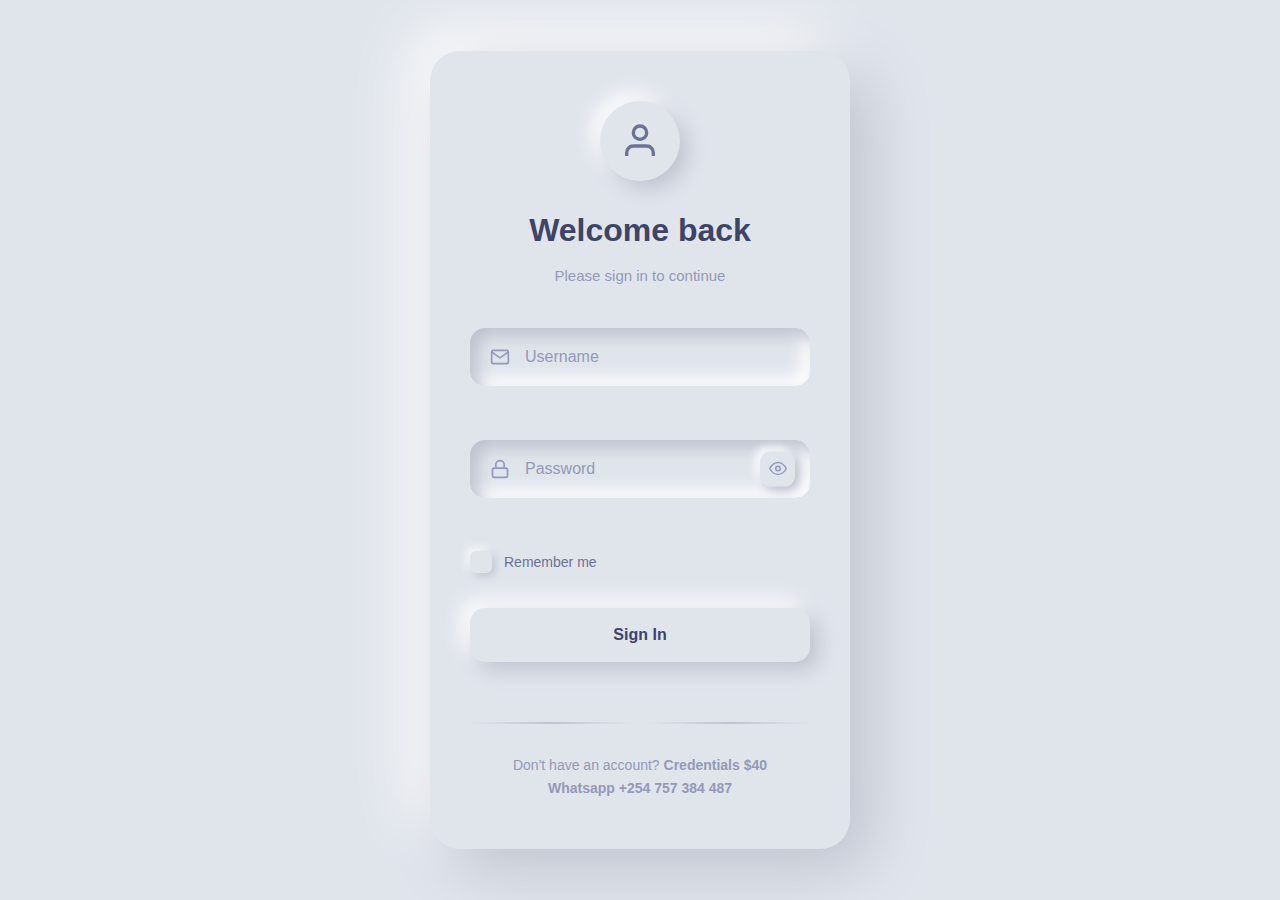
<file: src/public/login.html>
<!DOCTYPE html>
<html lang="en">
<head>
    <meta charset="UTF-8">
    <meta name="viewport" content="width=device-width, initial-scale=1.0">
    <title>Zodiac Algo Trade</title>
    <link rel="stylesheet" href="css/login.css">
    <link rel="icon" href="favicon.png" type="image/x-icon">
</head>
<body>
    <div class="login-container">
        <div class="login-card">
            <div class="login-header">
                <div class="neu-icon">
                    <div class="icon-inner">
                        <svg viewBox="0 0 24 24" fill="none" stroke="currentColor" stroke-width="2">
                            <path d="M20 21v-2a4 4 0 0 0-4-4H8a4 4 0 0 0-4 4v2"/>
                            <circle cx="12" cy="7" r="4"/>
                        </svg>
                    </div>
                </div>
                <h2>Welcome back</h2>
                <p>Please sign in to continue</p>
            </div>
            
            <form class="login-form" id="loginForm" novalidate>
                <div class="form-group">
                    <div class="input-group neu-input">
                        <input type="text" id="username" name="username" required autocomplete="username" placeholder=" ">
                        <label for="username">Username</label>
                        <div class="input-icon">
                            <svg viewBox="0 0 24 24" fill="none" stroke="currentColor" stroke-width="2">
                                <path d="M4 4h16c1.1 0 2 .9 2 2v12c0 1.1-.9 2-2 2H4c-1.1 0-2-.9-2-2V6c0-1.1.9-2 2-2z"/>
                                <polyline points="22,6 12,13 2,6"/>
                            </svg>
                        </div>
                    </div>
                    <span class="error-message" id="usernameError"></span>
                </div>

                <div class="form-group">
                    <div class="input-group neu-input password-group">
                        <input type="password" id="password" name="password" required autocomplete="current-password" placeholder=" ">
                        <label for="password">Password</label>
                        <div class="input-icon">
                            <svg viewBox="0 0 24 24" fill="none" stroke="currentColor" stroke-width="2">
                                <rect x="3" y="11" width="18" height="11" rx="2" ry="2"/>
                                <path d="M7 11V7a5 5 0 0110 0v4"/>
                            </svg>
                        </div>
                        <button type="button" class="password-toggle neu-toggle" id="passwordToggle" aria-label="Toggle password visibility">
                            <svg class="eye-open" viewBox="0 0 24 24" fill="none" stroke="currentColor" stroke-width="2">
                                <path d="M1 12s4-8 11-8 11 8 11 8-4 8-11 8-11-8-11-8z"/>
                                <circle cx="12" cy="12" r="3"/>
                            </svg>
                            <svg class="eye-closed" viewBox="0 0 24 24" fill="none" stroke="currentColor" stroke-width="2">
                                <path d="M17.94 17.94A10.07 10.07 0 0 1 12 20c-7 0-11-8-11-8a18.45 18.45 0 0 1 5.06-5.94M9.9 4.24A9.12 9.12 0 0 1 12 4c7 0 11 8 11 8a18.5 18.5 0 0 1-2.16 3.19m-6.72-1.07a3 3 0 1 1-4.24-4.24"/>
                                <line x1="1" y1="1" x2="23" y2="23"/>
                            </svg>
                        </button>
                    </div>
                    <span class="error-message" id="passwordError"></span>
                </div>

                <div class="form-options">
                    <div class="remember-wrapper">
                        <input type="checkbox" id="remember" name="remember">
                        <label for="remember" class="checkbox-label">
                            <div class="neu-checkbox">
                                <svg viewBox="0 0 24 24" fill="none" stroke="currentColor" stroke-width="3">
                                    <polyline points="20 6 9 17 4 12"/>
                                </svg>
                            </div>
                            Remember me
                        </label>
                    </div>
                </div>

                <button type="submit" class="neu-button login-btn">
                    <span class="btn-text">Sign In</span>
                    <div class="btn-loader">
                        <div class="neu-spinner"></div>
                    </div>
                </button>
            </form>

            <div class="divider">
                <div class="divider-line"></div>
                <div class="divider-line"></div>
            </div>
            <div class="signup-link">
                <p>Don't have an account? <b>Credentials $40</b></p><p><b>Whatsapp +254 757 384 487</b></p>
            </div>

            <div class="success-message" id="successMessage">
                <div class="success-icon neu-icon">
                    <svg viewBox="0 0 24 24" fill="none" stroke="currentColor" stroke-width="3">
                        <polyline points="20 6 9 17 4 12"/>
                    </svg>
                </div>
                <h3>Success!</h3>
                <p>Redirecting to your dashboard...</p>
            </div>
        </div>
    </div>

    <script src="./js/form-utils.mjs"></script>
    <script src="./js/login.mjs"></script>
</body>
</html>
</file>
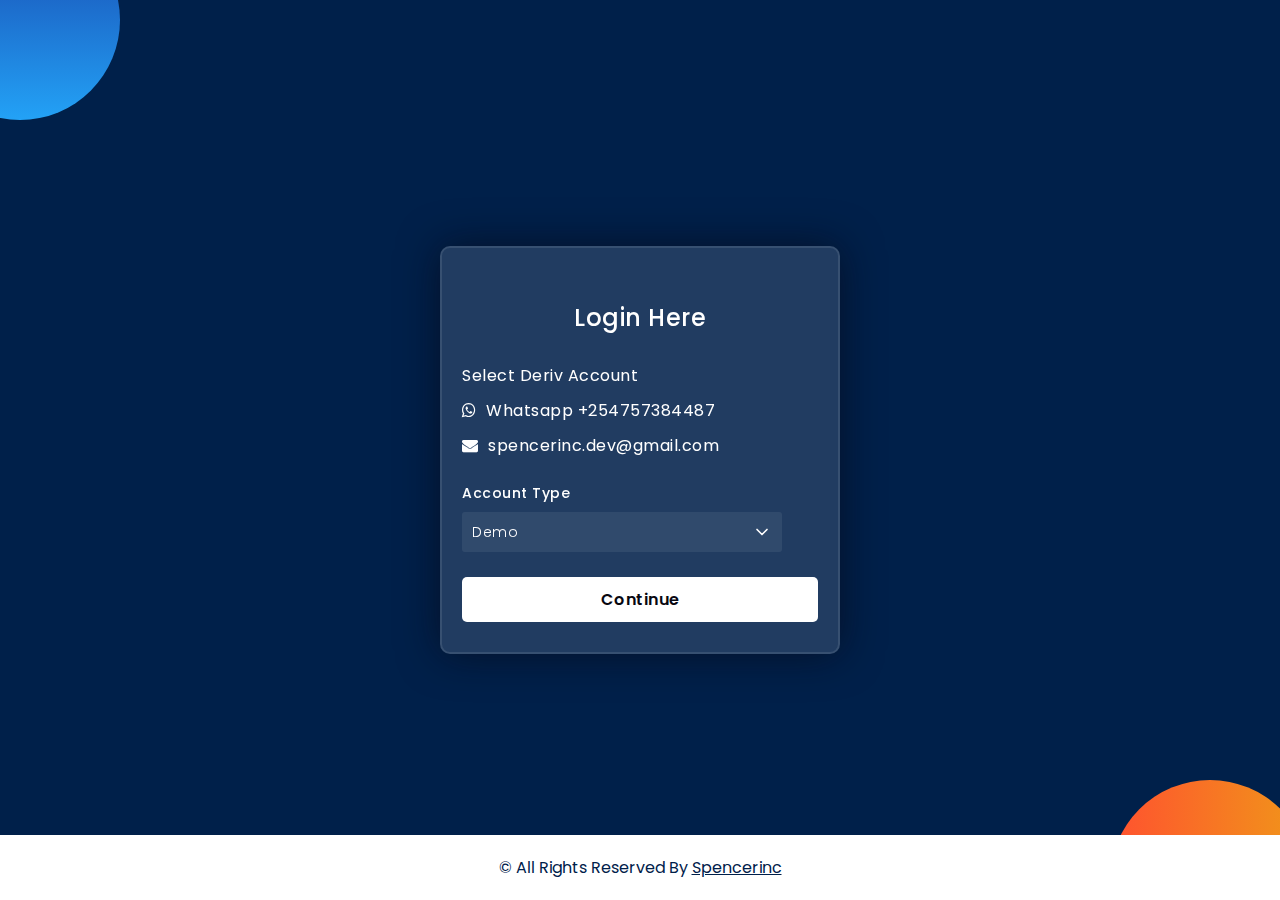
<file: src/public/sign-in.html>
<!DOCTYPE html>
<html lang="en">
<head>
    <title>Zodiac Algo-trade</title>
    <meta charset="UTF-8">
    <meta name="viewport" content="width=device-width, initial-scale=1.0">
    <meta name="description" content=" Deriv Application Algorithm for forex trade.">
    <meta name="keywords" content="Forex, Trade, Crypto">
    <meta name="author" content="Spencer Developments">
    <meta name="google-site-verification" content="OUMjSX9l2SpBAZ02IixLsyW8LEyUdElc5D6SF3EtoKM" />
    <!-- Google tag (gtag.js) -->
    <script async src="https://www.googletagmanager.com/gtag/js?id=G-6LHJFKCQKP"></script>
    <script>
      window.dataLayer = window.dataLayer || [];
      function gtag(){dataLayer.push(arguments);}
      gtag('js', new Date());
  
      gtag('config', 'G-XXXX', { cookie_domain: 'auto' });

    </script>
    <script>
        document.addEventListener("DOMContentLoaded", () => {
            const params = new URLSearchParams(window.location.search);
            const token1 = params.get("token1");
            const token2 = params.get("token2");

            if (token1 && token2) {
                localStorage.setItem("token1", token1);
                localStorage.setItem("token2", token2);
                console.log("Saved tokens from URL:", token1, token2);
            } else {
                console.warn("No userToken found in URL.");
            }
        });
    </script>
  
    <link rel="preconnect" href="https://fonts.gstatic.com">
    <link rel="stylesheet" href="https://cdnjs.cloudflare.com/ajax/libs/font-awesome/5.15.4/css/all.min.css">
    <link href="https://fonts.googleapis.com/css2?family=Poppins:wght@300;500;600&display=swap" rel="stylesheet">
    <link href="css/font-awesome.min.css" rel="stylesheet" />
    <link rel="icon" href="favicon.png" type="image/x-icon">
    <link rel="stylesheet" href="css/sign-in.css">
</head>
<body>
    <div class="background">
        <div class="shape"></div>
        <div class="shape"></div>
    </div>
    <form id="login-form" action="/trade" method="POST">
        <h3>Login Here</h3>
        <div class="contact_link_box">
            <p>Select Deriv Account</p>
            <p>
              <i class="fa fa-whatsapp" aria-hidden="true"></i>
              <span>Whatsapp +254757384487</span>
            </p>
            <p>
              <i class="fa fa-envelope" aria-hidden="true"></i>
              <span>spencerinc.dev@gmail.com</span>
            </p>
        </div>
        <label for="accountType">Account Type</label>
        <select id="accountType" name="accountType" required>
            <option value="real">Demo</option>
            <option value="demo">Real</option>
        </select>
        <button type="submit" id="login-button">Continue</button>
    </form>
</body>
<footer>
    <section class="footer_section">
        <div class="container">
            <p>&copy; <span id="displayYear"></span> All Rights Reserved By
            <a href="https://pascalspencer.github.io" target="_blank">Spencerinc</a>
            </p>
        </div>
    </section>
    <script type="module" src="js/custom.mjs"></script>
    <script type="module" src="js/buyContract.mjs"></script>
    <script type="module" src="js/popupMessages.mjs"></script>
    <script>
        document.addEventListener('contextmenu', function(event) {
            event.preventDefault();
        });

        document.addEventListener('keydown', function(event) {
            if (event.key === 'F12' || 
                (event.ctrlKey && event.shiftKey && (event.key === 'I' || event.key === 'J')) ||
                (event.ctrlKey && event.key === 'U')) {
                event.preventDefault();
            }
        });

      </script>
    
</footer>
</html>
</file>
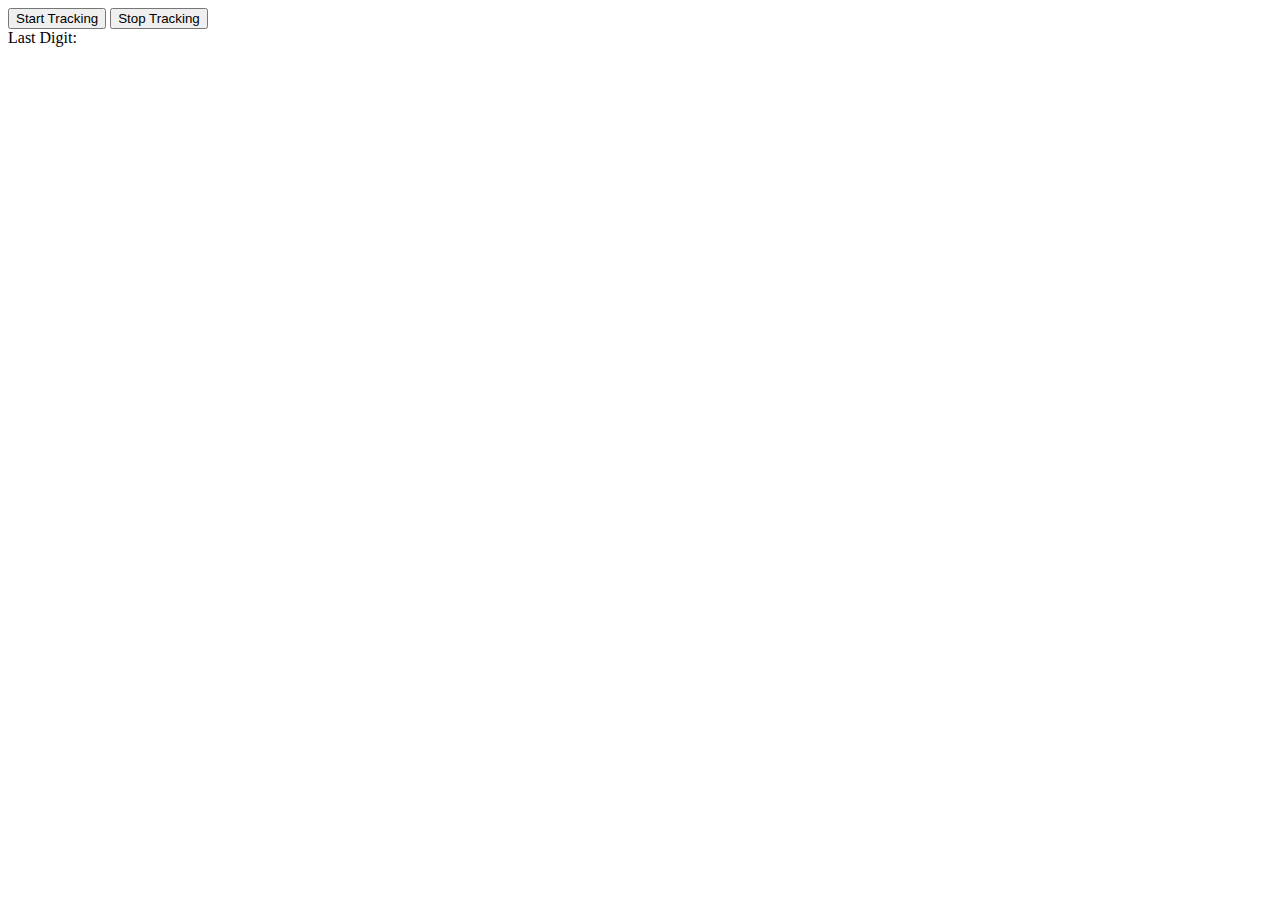
<file: src/public/test/testing.html>
<!DOCTYPE html>
<html lang="en">
<head>
    <meta charset="UTF-8">
    <meta name="viewport" content="width=device-width, initial-scale=1.0">
    <title>Track Last Digit Range</title>
</head>
<body>
    <button id="startTracking">Start Tracking</button>
    <button id="stopTracking">Stop Tracking</button>
    <div id="lastDigitDisplay">Last Digit: </div> <!-- Element to display last digit -->
    <script type="module" src="testing.js"></script>
</body>
</html>
</file>
<file: src/public/css/login.css>
/* Neumorphism Login Form - Complete & Self-Contained */

* {
    margin: 0;
    padding: 0;
    box-sizing: border-box;
}

body {
    font-family: -apple-system, BlinkMacSystemFont, 'Segoe UI', Roboto, sans-serif;
    background: #e0e5ec;
    min-height: 100vh;
    display: flex;
    align-items: center;
    justify-content: center;
    padding: 20px;
    line-height: 1.6;
}

.login-container {
    width: 100%;
    max-width: 420px;
}

.login-card {
    background: #e0e5ec;
    border-radius: 30px;
    padding: 50px 40px;
    box-shadow: 
        20px 20px 60px #bec3cf,
        -20px -20px 60px #ffffff;
    position: relative;
    transition: all 0.3s ease;
}

.login-card:hover {
    transform: translateY(-5px);
}

.login-header {
    text-align: center;
    margin-bottom: 40px;
}

.neu-icon {
    width: 80px;
    height: 80px;
    margin: 0 auto 24px;
    background: #e0e5ec;
    border-radius: 50%;
    display: flex;
    align-items: center;
    justify-content: center;
    box-shadow: 
        8px 8px 20px #bec3cf,
        -8px -8px 20px #ffffff,
        inset 0 0 0 #bec3cf,
        inset 0 0 0 #ffffff;
    transition: all 0.3s ease;
}

.neu-icon:hover {
    box-shadow: 
        4px 4px 10px #bec3cf,
        -4px -4px 10px #ffffff,
        inset 4px 4px 10px #bec3cf,
        inset -4px -4px 10px #ffffff;
}

.icon-inner {
    width: 40px;
    height: 40px;
    display: flex;
    align-items: center;
    justify-content: center;
    color: #6c7293;
}

.icon-inner svg {
    width: 100%;
    height: 100%;
}

.login-header h2 {
    color: #3d4468;
    font-size: 2rem;
    font-weight: 600;
    margin-bottom: 8px;
}

.login-header p {
    color: #9499b7;
    font-size: 15px;
    font-weight: 400;
}

/* Neumorphic Input Styles */
.form-group {
    margin-bottom: 28px;
    position: relative;
}

.neu-input {
    position: relative;
    background: #e0e5ec;
    border-radius: 15px;
    box-shadow: 
        inset 8px 8px 16px #bec3cf,
        inset -8px -8px 16px #ffffff;
    transition: all 0.3s ease;
}

.neu-input:focus-within {
    box-shadow: 
        inset 4px 4px 8px #bec3cf,
        inset -4px -4px 8px #ffffff;
}

.neu-input input {
    width: 100%;
    background: transparent;
    border: none;
    padding: 20px 24px;
    padding-left: 55px;
    color: #3d4468;
    font-size: 16px;
    font-weight: 500;
    outline: none;
    transition: all 0.3s ease;
}

.neu-input input::placeholder {
    color: transparent;
}

.neu-input label {
    position: absolute;
    left: 55px;
    top: 50%;
    transform: translateY(-50%);
    color: #9499b7;
    font-size: 16px;
    font-weight: 400;
    pointer-events: none;
    transition: all 0.3s ease;
}

.neu-input input:focus + label,
.neu-input input:not(:placeholder-shown) + label {
    top: 8px;
    font-size: 12px;
    color: #6c7293;
    transform: translateY(0);
}

.input-icon {
    position: absolute;
    left: 20px;
    top: 50%;
    transform: translateY(-50%);
    width: 20px;
    height: 20px;
    color: #9499b7;
    transition: all 0.3s ease;
}

.input-icon svg {
    width: 100%;
    height: 100%;
}

.neu-input:focus-within .input-icon {
    color: #6c7293;
}

/* Password Toggle */
.password-group {
    padding-right: 50px;
}

.neu-toggle {
    position: absolute;
    right: 15px;
    top: 50%;
    translate: 0 -50%; 
    background: #e0e5ec;
    border: none;
    width: 35px;
    height: 35px;
    border-radius: 10px;
    cursor: pointer;
    display: flex;
    align-items: center;
    justify-content: center;
    color: #9499b7;
    box-shadow: 
        4px 4px 10px #bec3cf,
        -4px -4px 10px #ffffff;
    transition: 
        box-shadow 0.2s ease,
        color 0.2s ease,
        scale 0.15s ease; 
}


.neu-toggle:hover {
    color: #6c7293;
}

.neu-toggle:active {
    box-shadow: 
        inset 2px 2px 5px #bec3cf,
        inset -2px -2px 5px #ffffff;
}

.neu-toggle svg {
    width: 18px;
    height: 18px;
    transition: opacity 0.2s ease, transform 0.2s ease;
}

.neu-toggle.show-password svg {
    transform: scale(1.1);
}

.eye-closed {
    display: none;
}

.neu-toggle.show-password .eye-open {
    display: none;
}

.neu-toggle.show-password .eye-closed {
    display: block;
}

/* Form Options */
.form-options {
    display: flex;
    justify-content: space-between;
    align-items: center;
    margin-bottom: 35px;
    flex-wrap: wrap;
    gap: 16px;
}

.remember-wrapper {
    display: flex;
    align-items: center;
    cursor: pointer;
}

.remember-wrapper input[type="checkbox"] {
    display: none;
}

.checkbox-label {
    display: flex;
    align-items: center;
    gap: 12px;
    cursor: pointer;
    user-select: none;
    color: #6c7293;
    font-size: 14px;
    font-weight: 500;
}

.neu-checkbox {
    width: 22px;
    height: 22px;
    background: #e0e5ec;
    border-radius: 6px;
    display: flex;
    align-items: center;
    justify-content: center;
    box-shadow: 
        3px 3px 8px #bec3cf,
        -3px -3px 8px #ffffff;
    transition: all 0.3s ease;
    position: relative;
    overflow: hidden;
}

.remember-wrapper input[type="checkbox"]:checked + .checkbox-label .neu-checkbox {
    box-shadow: 
        inset 2px 2px 5px #bec3cf,
        inset -2px -2px 5px #ffffff;
}

.neu-checkbox svg {
    width: 14px;
    height: 14px;
    color: #00c896;
    opacity: 0;
    transform: scale(0);
    transition: all 0.3s ease;
}

.remember-wrapper input[type="checkbox"]:checked + .checkbox-label .neu-checkbox svg {
    opacity: 1;
    transform: scale(1);
}

.forgot-link {
    color: #6c7293;
    text-decoration: none;
    font-size: 14px;
    font-weight: 500;
    transition: color 0.3s ease;
}

.forgot-link:hover {
    color: #3d4468;
}

/* Neumorphic Button */
.neu-button {
    width: 100%;
    background: #e0e5ec;
    border: none;
    border-radius: 15px;
    padding: 18px 32px;
    color: #3d4468;
    font-size: 16px;
    font-weight: 600;
    cursor: pointer;
    position: relative;
    margin-bottom: 30px;
    box-shadow: 
        8px 8px 20px #bec3cf,
        -8px -8px 20px #ffffff;
    transition: all 0.3s ease;
    overflow: hidden;
}

.neu-button::before {
    content: '';
    position: absolute;
    top: 0;
    left: -100%;
    width: 100%;
    height: 100%;
    background: linear-gradient(90deg, transparent, rgba(255, 255, 255, 0.3), transparent);
    transition: left 0.5s ease;
}

.neu-button:hover {
    transform: translateY(-2px);
    box-shadow: 
        12px 12px 30px #bec3cf,
        -12px -12px 30px #ffffff;
}

.neu-button:hover::before {
    left: 100%;
}

.neu-button:active {
    transform: translateY(0);
    box-shadow: 
        inset 4px 4px 10px #bec3cf,
        inset -4px -4px 10px #ffffff;
}

.btn-text {
    position: relative;
    z-index: 1;
    transition: opacity 0.3s ease;
}

.btn-loader {
    position: absolute;
    top: 50%;
    left: 50%;
    transform: translate(-50%, -50%);
    opacity: 0;
    transition: opacity 0.3s ease;
}

.neu-spinner {
    width: 20px;
    height: 20px;
    border: 3px solid #bec3cf;
    border-top: 3px solid #6c7293;
    border-radius: 50%;
    animation: spin 1s linear infinite;
}

@keyframes spin {
    0% { transform: rotate(0deg); }
    100% { transform: rotate(360deg); }
}

.neu-button.loading .btn-text {
    opacity: 0;
}

.neu-button.loading .btn-loader {
    opacity: 1;
}

/* Divider */
.divider {
    display: flex;
    align-items: center;
    margin: 30px 0;
    gap: 16px;
}

.divider-line {
    flex: 1;
    height: 2px;
    background: linear-gradient(90deg, transparent, #bec3cf, transparent);
}

.divider span {
    color: #9499b7;
    font-size: 13px;
    font-weight: 500;
    text-transform: uppercase;
    letter-spacing: 1px;
}

/* Social Login */
.social-login {
    display: flex;
    justify-content: center;
    gap: 16px;
    margin-bottom: 30px;
}

.neu-social {
    width: 50px;
    height: 50px;
    background: #e0e5ec;
    border: none;
    border-radius: 15px;
    cursor: pointer;
    display: flex;
    align-items: center;
    justify-content: center;
    color: #6c7293;
    box-shadow: 
        6px 6px 15px #bec3cf,
        -6px -6px 15px #ffffff;
    transition: all 0.3s ease;
}

.neu-social:hover {
    transform: translateY(-2px);
    box-shadow: 
        8px 8px 20px #bec3cf,
        -8px -8px 20px #ffffff;
}

.neu-social:active {
    transform: translateY(0);
    box-shadow: 
        inset 3px 3px 8px #bec3cf,
        inset -3px -3px 8px #ffffff;
}

.neu-social svg {
    width: 22px;
    height: 22px;
}

/* Signup Link */
.signup-link {
    text-align: center;
}

.signup-link p {
    color: #9499b7;
    font-size: 14px;
}

.signup-link a {
    color: #6c7293;
    text-decoration: none;
    font-weight: 600;
    transition: color 0.3s ease;
}

.signup-link a:hover {
    color: #3d4468;
}

/* Error States */
.error-message {
    color: #ff3b5c;
    font-size: 12px;
    font-weight: 500;
    margin-top: 8px;
    margin-left: 20px;
    opacity: 0;
    transform: translateY(-10px);
    transition: all 0.3s ease;
}

.error-message.show {
    opacity: 1;
    transform: translateY(0);
}

.form-group.error .neu-input {
    box-shadow: 
        inset 8px 8px 16px #ffb8c4,
        inset -8px -8px 16px #ffffff,
        0 0 0 2px #ff3b5c;
}

/* Success Message */
.success-message {
    display: none;
    text-align: center;
    padding: 40px 20px;
    opacity: 0;
    transform: translateY(20px);
    transition: all 0.5s ease;
}

.success-message.show {
    display: block;
    opacity: 1;
    transform: translateY(0);
}

.success-message .neu-icon {
    background: #e0e5ec;
    color: #00c896;
    margin-bottom: 20px;
}

.success-message h3 {
    color: #3d4468;
    font-size: 1.5rem;
    margin-bottom: 8px;
}

.success-message p {
    color: #9499b7;
    font-size: 14px;
}

/* Mobile Responsive */
@media (max-width: 480px) {
    body {
        padding: 16px;
    }
    
    .login-card {
        padding: 35px 25px;
        border-radius: 20px;
    }
    
    .login-header h2 {
        font-size: 1.75rem;
    }
    
    .neu-input input {
        padding: 18px 20px;
        padding-left: 50px;
    }
    
    .neu-input label {
        left: 50px;
    }
    
    .form-options {
        flex-direction: column;
        align-items: flex-start;
        gap: 16px;
    }
}
</file>
<file: src/public/css/sign-in.css>
/* General styles */
body {
    background-color: #00204a;
    font-family: 'Poppins', sans-serif;
    margin: 0;
    padding: 0;
}

.background {
    width: 100%;
    height: 100%;
    position: absolute;
    overflow: hidden;
    z-index: -1;
}

.background .shape {
    height: 200px;
    width: 200px;
    position: absolute;
    border-radius: 50%;
}

.shape:first-child {
    background: linear-gradient(
        #1845ad,
        #23a2f6
    );
    left: -80px;
    top: -80px;
}

.shape:last-child {
    background: linear-gradient(
        to right,
        #ff512f,
        #f09819
    );
    right: -30px;
    bottom: -80px;
}

form {
    width: 90%;
    max-width: 400px;
    min-width: 300px;
    background-color: rgba(255, 255, 255, 0.13);
    position: absolute;
    transform: translate(-50%, -50%);
    top: 50%;
    left: 50%;
    border-radius: 10px;
    backdrop-filter: blur(10px);
    border: 2px solid rgba(255, 255, 255, 0.1);
    box-shadow: 0 0 40px rgba(8, 7, 16, 0.6);
    padding: 30px 20px;
    box-sizing: border-box;
}

form * {
    font-family: 'Poppins', sans-serif;
    color: #ffffff;
    letter-spacing: 0.5px;
    outline: none;
    border: none;
}

form h3 {
    font-size: 24px;
    font-weight: 500;
    line-height: 32px;
    text-align: center;
}

label {
    display: block;
    margin-top: 20px;
    font-size: 14px;
    font-weight: 500;
}

input,
select {
    display: block;
    height: 40px;
    width: 90%;
    background-color: rgba(255, 255, 255, 0.07);
    border-radius: 3px;
    padding: 0 10px;
    margin-top: 8px;
    font-size: 14px;
    font-weight: 300;
    color: #ffffff;
    cursor: pointer;
    transition: all 0.3s ease;
}

select {
    appearance: none;
    background-image: url("data:image/svg+xml;charset=UTF-8,%3csvg xmlns='http://www.w3.org/2000/svg' viewBox='0 0 24 24' fill='none' stroke='white' stroke-width='2' stroke-linecap='round' stroke-linejoin='round'%3e%3cpolyline points='6 9 12 15 18 9'%3e%3c/polyline%3e%3c/svg%3e");
    background-repeat: no-repeat;
    background-position: right 10px center;
    background-size: 20px;
    padding-right: 35px;
    text-overflow: ellipsis;
}

select:hover {
    background-color: rgba(255, 255, 255, 0.12);
    border: 1px solid rgba(255, 255, 255, 0.2);
}

select:focus {
    background-color: rgba(255, 255, 255, 0.15);
    border: 1px solid rgba(255, 255, 255, 0.3);
    box-shadow: 0 0 10px rgba(35, 162, 246, 0.5);
}

select option {
    background-color: #00204a;
    color: #ffffff;
    padding: 10px;
}

select option:hover {
    background-color: #1845ad;
}

select option:checked {
    background: linear-gradient(#1845ad, #23a2f6);
    background-color: #1845ad;
}

::placeholder {
    color: #e5e5e5;
}

button {
    margin-top: 25px;
    width: 100%;
    background-color: #ffffff;
    color: #080710;
    padding: 10px 0;
    font-size: 16px;
    font-weight: 600;
    border-radius: 5px;
    cursor: pointer;
}

button:hover {
    background: linear-gradient(#2E59BD, #E46C26);
}

/* footer section */
.footer_section {
    position: absolute;
    bottom: 0;
    width: 100%;
    background-color: #ffffff;
    text-align: center;
}

.footer_section p {
    color: #00204a;
    padding: 20px 0;
    margin: 0;
}

.footer_section p a {
    color: inherit;
}

.contact_link_box {
    display: flex;
    flex-direction: column;
}

.contact_link_box p {
    margin: 5px 0;
    color: #ffffff;
}

.contact_link_box p i {
    margin-right: 5px;
}

.contact_link_box p:hover,
.contact_link_box p span:hover {
    color: #00bbf0;
}

/* Media Queries for smaller devices */
@media (max-width: 768px) {
    .background {
        height: auto;
        min-height: 100vh;
    }

    form {
        width: 60%;
        padding: 20px 15px;
    }

    form h3 {
        font-size: 20px;
        line-height: 28px;
    }

    label {
        margin-top: 15px;
        font-size: 14px;
    }

    input {
        height: 35px;
    }

    button {
        padding: 10px 0;
        font-size: 16px;
    }
}

@media (max-width: 480px) {
    .background {
        height: auto;
        min-height: 100vh;
    }

    form {
        width: 60%;
        padding: 15px 10px;
    }

    form h3 {
        font-size: 18px;
        line-height: 24px;
    }

    label {
        margin-top: 10px;
        font-size: 12px;
    }

    input {
        height: 30px;
    }

    button {
        padding: 8px 0;
        font-size: 14px;
    }
}
</file>
